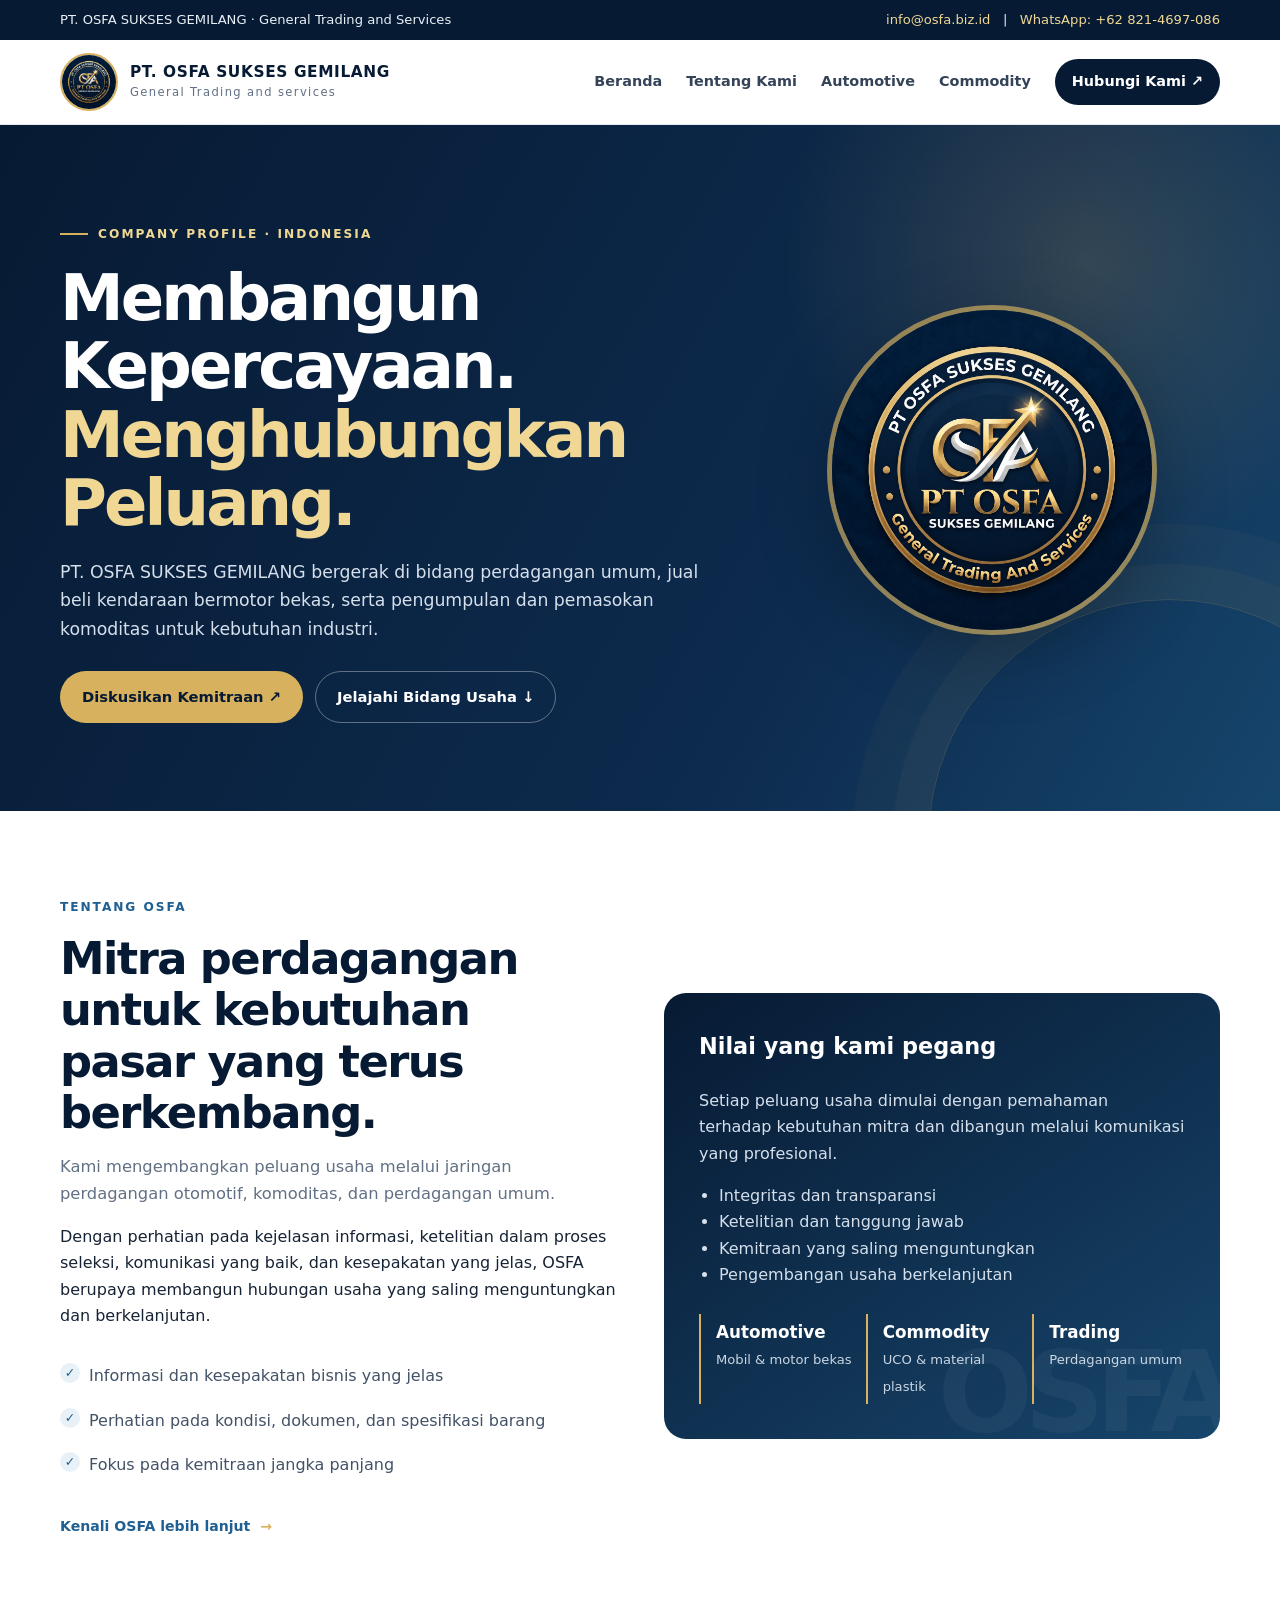
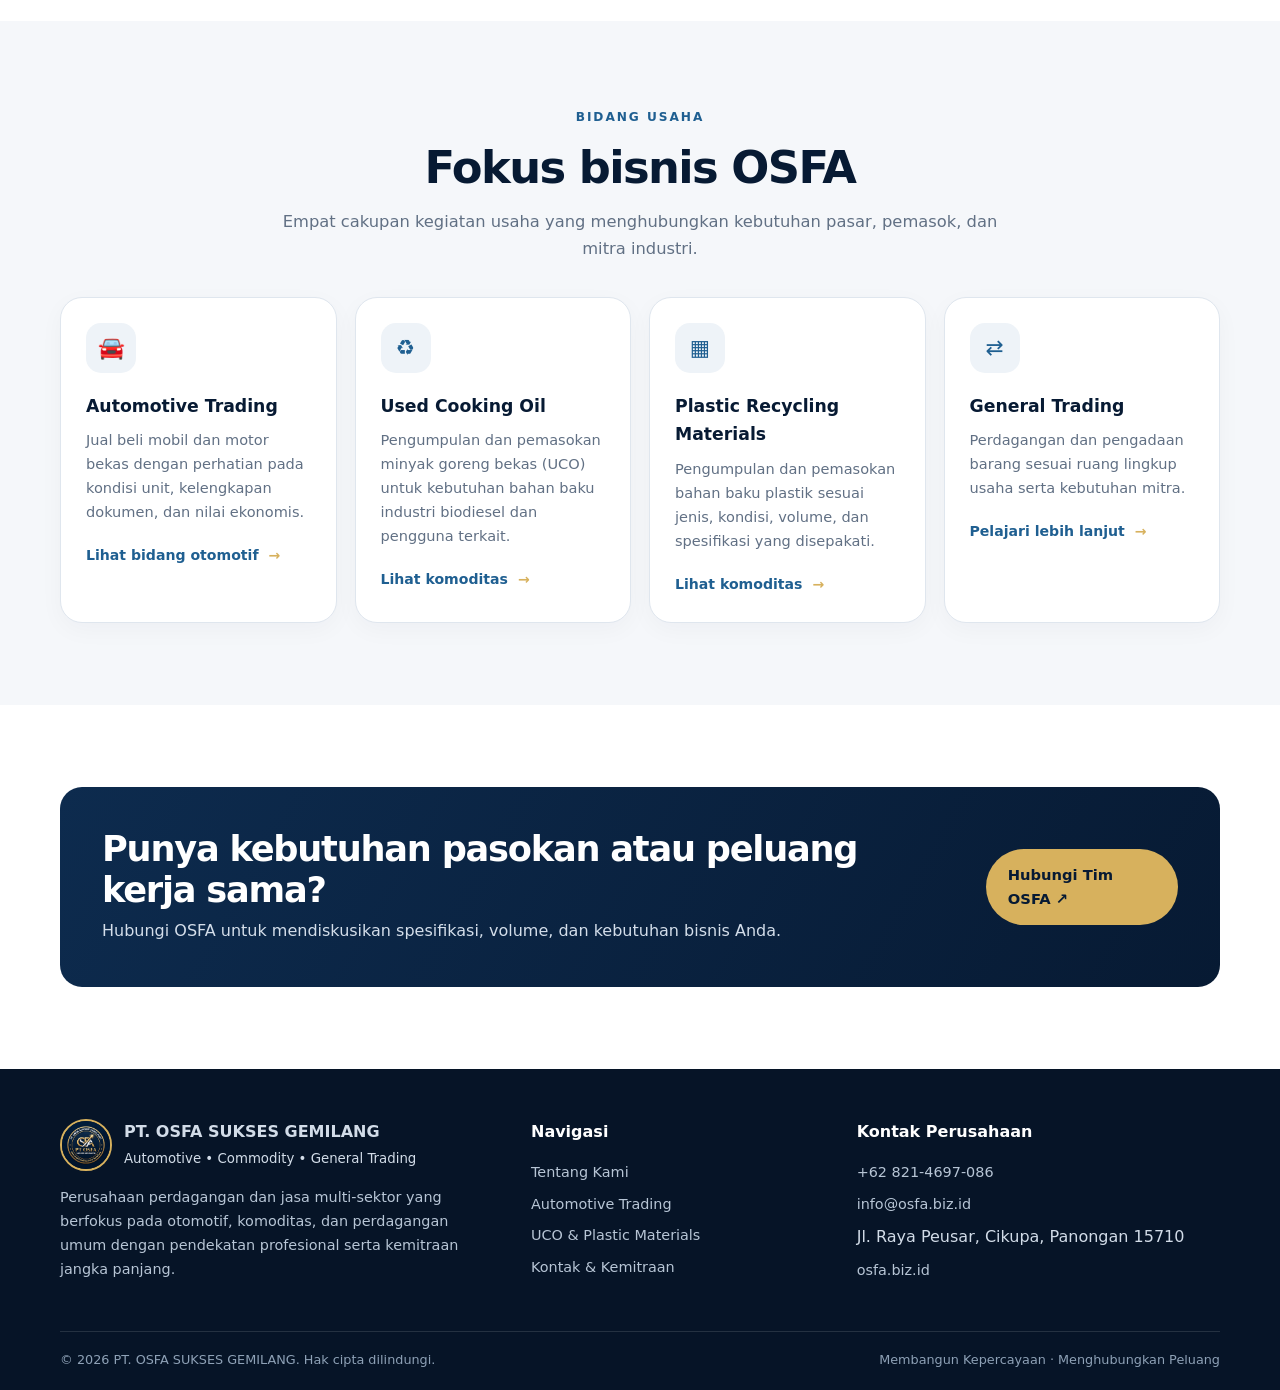
<file: index.html>
<!doctype html>
<html lang="id"><head><meta charset="utf-8"><meta name="viewport" content="width=device-width,initial-scale=1">
<title>PT. OSFA SUKSES GEMILANG | General Trading and Services</title><meta name="description" content="PT OSFA SUKSES GEMILANG bergerak di bidang perdagangan umum dan Jasa,jual beli kendaraan bekas, pemasokan used cooking oil (UCO),bahan baku plastik daur ulang (Flakes),Penyedia pasokan air bersih untuk industri non konsumsi,Serta penyedia tenaga kerja (Manpower)."><meta name="theme-color" content="#071a33">
<link rel="canonical" href="https://osfa.biz.id/index.html">
<link rel="stylesheet" href="styles.css"></head><body>
<div class="topbar"><div class="container"><span>PT. OSFA SUKSES GEMILANG · General Trading and Services</span><span><a href="mailto:info@osfa.biz.id">info@osfa.biz.id</a> &nbsp; | &nbsp; <a href="https://wa.me/628214697086" target="_blank" rel="noopener">WhatsApp: +62 821-4697-086</a></span></div></div>
<header class="site-header"><div class="container nav">
<a class="brand" href="index.html" aria-label="OSFA beranda"><img src="logo-osfa.png" alt="Logo PT OSFA Sukses Gemilang"><span class="brand-text"><strong>PT. OSFA SUKSES GEMILANG</strong><span>General Trading and services</span></span></a>
<button class="menu-toggle" aria-label="Buka menu" aria-expanded="false">☰</button>
<nav class="nav-links" aria-label="Navigasi utama">
<a href="index.html">Beranda</a><a href="about.html">Tentang Kami</a><a href="automotive.html">Automotive</a><a href="commodity.html">Commodity</a><a href="contact.html" class="nav-cta">Hubungi Kami ↗</a>
</nav></div></header>

<main>
<section class="hero"><div class="container hero-grid"><div><span class="eyebrow">Company Profile · Indonesia</span><h1>Membangun Kepercayaan.<br><em>Menghubungkan Peluang.</em></h1><p>PT. OSFA SUKSES GEMILANG bergerak di bidang perdagangan umum, jual beli kendaraan bermotor bekas, serta pengumpulan dan pemasokan komoditas untuk kebutuhan industri.</p><div class="hero-actions"><a class="btn btn-primary" href="https://wa.me/628214697086" target="_blank" rel="noopener">Diskusikan Kemitraan ↗</a><a class="btn btn-outline" href="#bidang-usaha">Jelajahi Bidang Usaha ↓</a></div></div><div class="hero-mark"><img src="logo-osfa.png" alt="Logo resmi PT OSFA Sukses Gemilang"></div></div></section>
<section class="section" id="tentang"><div class="container two-col"><div><span class="kicker">Tentang OSFA</span><h2>Mitra perdagangan untuk kebutuhan pasar yang terus berkembang.</h2><p class="lead">Kami mengembangkan peluang usaha melalui jaringan perdagangan otomotif, komoditas, dan perdagangan umum.</p><p>Dengan perhatian pada kejelasan informasi, ketelitian dalam proses seleksi, komunikasi yang baik, dan kesepakatan yang jelas, OSFA berupaya membangun hubungan usaha yang saling menguntungkan dan berkelanjutan.</p><ul class="check-list"><li>Informasi dan kesepakatan bisnis yang jelas</li><li>Perhatian pada kondisi, dokumen, dan spesifikasi barang</li><li>Fokus pada kemitraan jangka panjang</li></ul><a class="text-link" href="about.html">Kenali OSFA lebih lanjut <span>→</span></a></div><div class="feature-panel"><h3>Nilai yang kami pegang</h3><p>Setiap peluang usaha dimulai dengan pemahaman terhadap kebutuhan mitra dan dibangun melalui komunikasi yang profesional.</p><ul><li>Integritas dan transparansi</li><li>Ketelitian dan tanggung jawab</li><li>Kemitraan yang saling menguntungkan</li><li>Pengembangan usaha berkelanjutan</li></ul><div class="stats"><div class="stat"><strong>Automotive</strong><span>Mobil & motor bekas</span></div><div class="stat"><strong>Commodity</strong><span>UCO & material plastik</span></div><div class="stat"><strong>Trading</strong><span>Perdagangan umum</span></div></div></div></div></section>
<section class="section section-soft" id="bidang-usaha"><div class="container"><div class="section-head center"><span class="kicker">Bidang Usaha</span><h2>Fokus bisnis OSFA</h2><p>Empat cakupan kegiatan usaha yang menghubungkan kebutuhan pasar, pemasok, dan mitra industri.</p></div><div class="cards">
<article class="card"><div class="card-icon">🚘</div><h3>Automotive Trading</h3><p>Jual beli mobil dan motor bekas dengan perhatian pada kondisi unit, kelengkapan dokumen, dan nilai ekonomis.</p><a class="text-link" href="automotive.html">Lihat bidang otomotif <span>→</span></a></article>
<article class="card"><div class="card-icon">♻</div><h3>Used Cooking Oil</h3><p>Pengumpulan dan pemasokan minyak goreng bekas (UCO) untuk kebutuhan bahan baku industri biodiesel dan pengguna terkait.</p><a class="text-link" href="commodity.html">Lihat komoditas <span>→</span></a></article>
<article class="card"><div class="card-icon">▦</div><h3>Plastic Recycling Materials</h3><p>Pengumpulan dan pemasokan bahan baku plastik sesuai jenis, kondisi, volume, dan spesifikasi yang disepakati.</p><a class="text-link" href="commodity.html">Lihat komoditas <span>→</span></a></article>
<article class="card"><div class="card-icon">⇄</div><h3>General Trading</h3><p>Perdagangan dan pengadaan barang sesuai ruang lingkup usaha serta kebutuhan mitra.</p><a class="text-link" href="about.html#general-trading">Pelajari lebih lanjut <span>→</span></a></article>
</div></div></section>
<section class="section"><div class="container"><div class="cta-band"><div><h2>Punya kebutuhan pasokan atau peluang kerja sama?</h2><p>Hubungi OSFA untuk mendiskusikan spesifikasi, volume, dan kebutuhan bisnis Anda.</p></div><a class="btn btn-primary" href="contact.html">Hubungi Tim OSFA ↗</a></div></div></section>
</main>

<footer class="footer"><div class="container"><div class="footer-grid">
<div><div class="footer-brand"><img src="logo-osfa.png" alt=""><div><strong>PT. OSFA SUKSES GEMILANG</strong><br><small>Automotive • Commodity • General Trading</small></div></div><p>Perusahaan perdagangan dan jasa multi-sektor yang berfokus pada otomotif, komoditas, dan perdagangan umum dengan pendekatan profesional serta kemitraan jangka panjang.</p></div>
<div><h3>Navigasi</h3><div class="footer-links"><a href="about.html">Tentang Kami</a><a href="automotive.html">Automotive Trading</a><a href="commodity.html">UCO & Plastic Materials</a><a href="contact.html">Kontak & Kemitraan</a></div></div>
<div><h3>Kontak Perusahaan</h3><div class="footer-links"><a href="tel:+628214697086">+62 821-4697-086</a><a href="mailto:info@osfa.biz.id">info@osfa.biz.id</a><span>Jl. Raya Peusar, Cikupa, Panongan 15710</span><a href="https://osfa.biz.id">osfa.biz.id</a></div></div>
</div><div class="footer-bottom"><span>© <span data-year></span> PT. OSFA SUKSES GEMILANG. Hak cipta dilindungi.</span><span>Membangun Kepercayaan · Menghubungkan Peluang</span></div></div></footer>
<script src="script.js"></script>
</body></html>
</file>
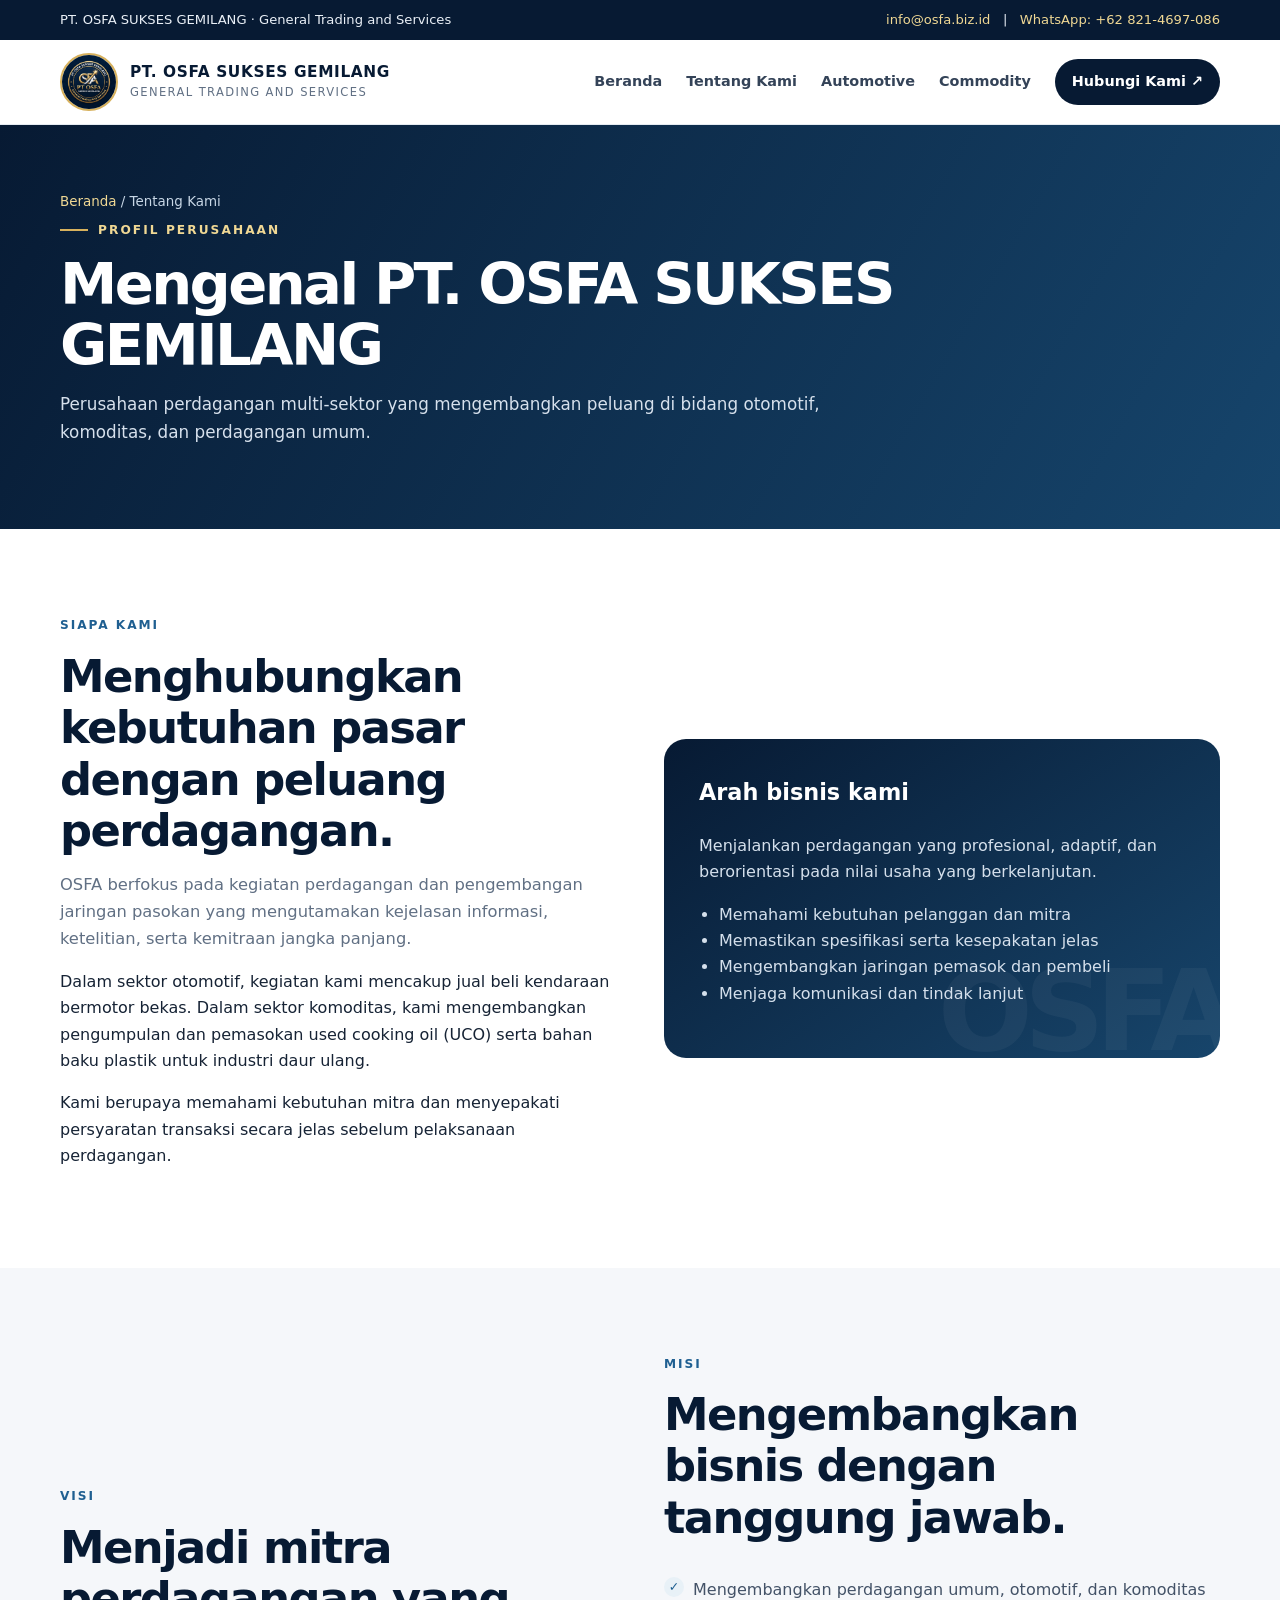
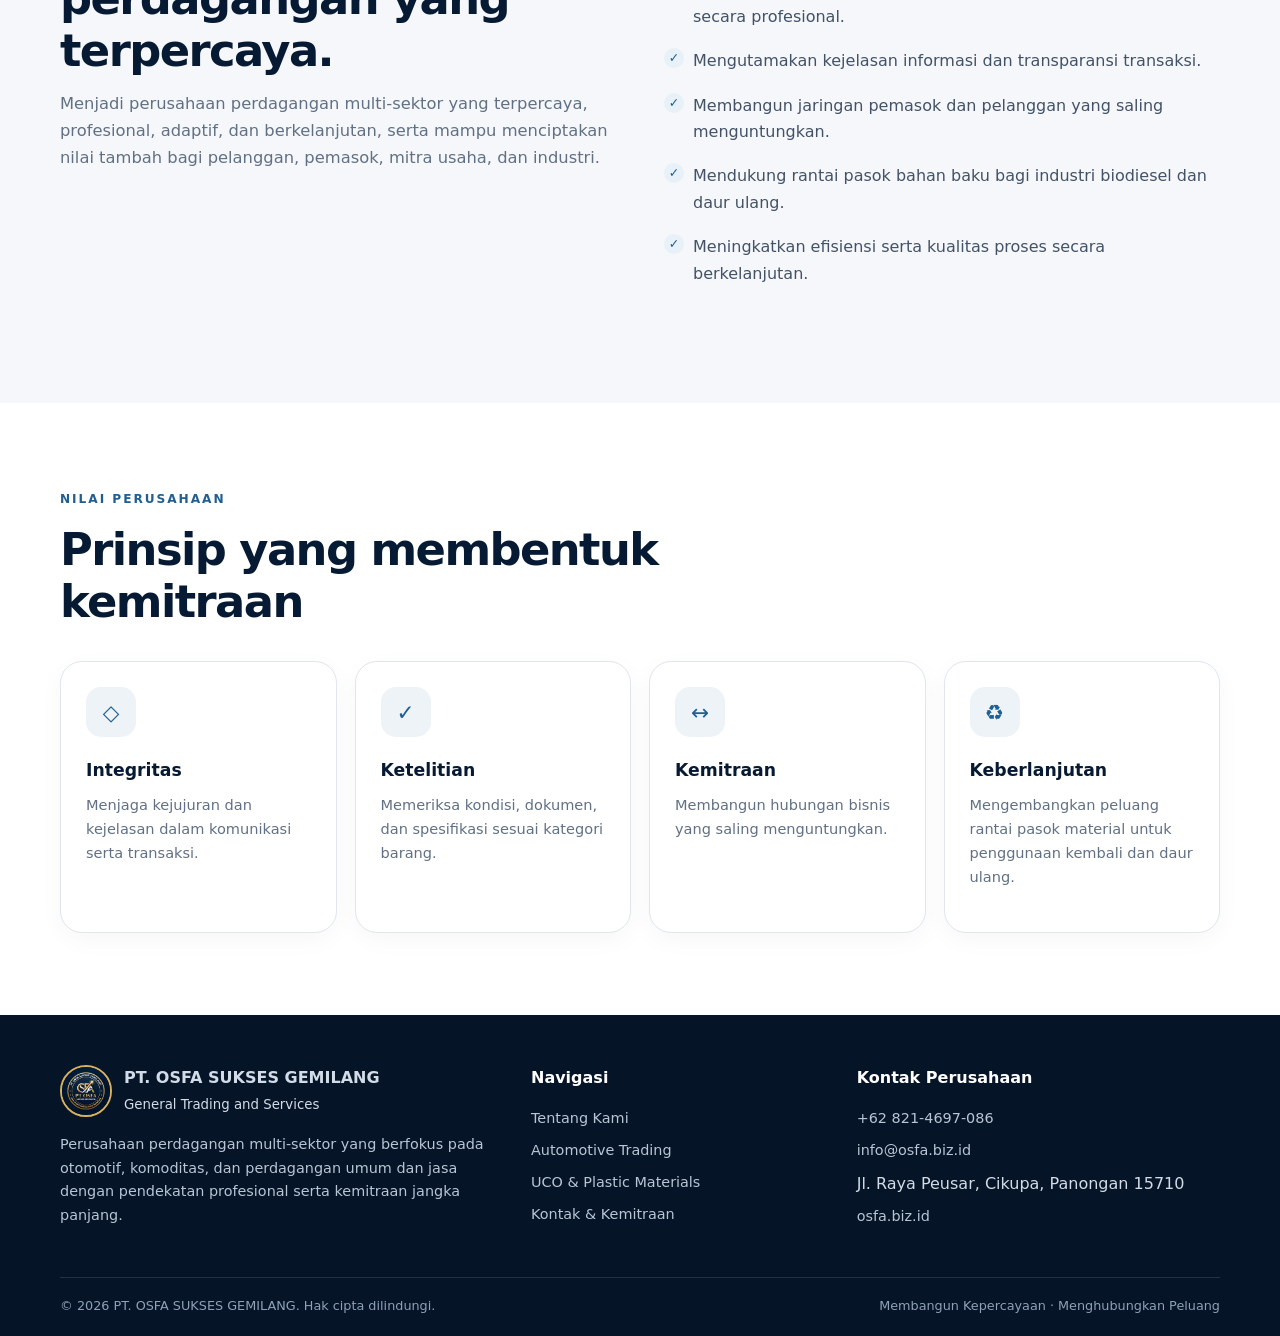
<file: about.html>
<!doctype html>
<html lang="id"><head><meta charset="utf-8"><meta name="viewport" content="width=device-width,initial-scale=1">
<title>Tentang Kami | PT. OSFA SUKSES GEMILANG</title><meta name="description" content="Profil, visi, misi, dan nilai PT OSFA SUKSES GEMILANG sebagai perusahaan perdagangan umum, otomotif, dan komoditas."><meta name="theme-color" content="#071a33">
<link rel="canonical" href="https://osfa.biz.id/tentang-kami.html">
<link rel="stylesheet" href="styles.css"></head><body>
<div class="topbar"><div class="container"><span>PT. OSFA SUKSES GEMILANG · General Trading and Services</span><span><a href="mailto:info@osfa.biz.id">info@osfa.biz.id</a> &nbsp; | &nbsp; <a href="https://wa.me/628214697086" target="_blank" rel="noopener">WhatsApp: +62 821-4697-086</a></span></div></div>
<header class="site-header"><div class="container nav">
<a class="brand" href="index.html" aria-label="OSFA beranda"><img src="logo-osfa.png" alt="Logo PT OSFA Sukses Gemilang"><span class="brand-text"><strong>PT. OSFA SUKSES GEMILANG</strong><span>GENERAL TRADING AND SERVICES</span></span></a>
<button class="menu-toggle" aria-label="Buka menu" aria-expanded="false">☰</button>
<nav class="nav-links" aria-label="Navigasi utama">
<a href="index.html">Beranda</a><a href="about.html">Tentang Kami</a><a href="automotive.html">Automotive</a><a href="commodity.html">Commodity</a><a href="contact.html" class="nav-cta">Hubungi Kami ↗</a>
</nav></div></header>

<main><section class="page-hero"><div class="container"><div class="breadcrumb"><a href="index.html">Beranda</a> / Tentang Kami</div><span class="eyebrow">Profil Perusahaan</span><h1>Mengenal PT. OSFA SUKSES GEMILANG</h1><p>Perusahaan perdagangan multi-sektor yang mengembangkan peluang di bidang otomotif, komoditas, dan perdagangan umum.</p></div></section>
<section class="section"><div class="container two-col"><div><span class="kicker">Siapa Kami</span><h2>Menghubungkan kebutuhan pasar dengan peluang perdagangan.</h2><p class="lead">OSFA berfokus pada kegiatan perdagangan dan pengembangan jaringan pasokan yang mengutamakan kejelasan informasi, ketelitian, serta kemitraan jangka panjang.</p><p>Dalam sektor otomotif, kegiatan kami mencakup jual beli kendaraan bermotor bekas. Dalam sektor komoditas, kami mengembangkan pengumpulan dan pemasokan used cooking oil (UCO) serta bahan baku plastik untuk industri daur ulang.</p><p>Kami berupaya memahami kebutuhan mitra dan menyepakati persyaratan transaksi secara jelas sebelum pelaksanaan perdagangan.</p></div><div class="feature-panel"><h3>Arah bisnis kami</h3><p>Menjalankan perdagangan yang profesional, adaptif, dan berorientasi pada nilai usaha yang berkelanjutan.</p><ul><li>Memahami kebutuhan pelanggan dan mitra</li><li>Memastikan spesifikasi serta kesepakatan jelas</li><li>Mengembangkan jaringan pemasok dan pembeli</li><li>Menjaga komunikasi dan tindak lanjut</li></ul></div></div></section>
<section class="section section-soft"><div class="container two-col"><div><span class="kicker">Visi</span><h2>Menjadi mitra perdagangan yang terpercaya.</h2><p class="lead">Menjadi perusahaan perdagangan multi-sektor yang terpercaya, profesional, adaptif, dan berkelanjutan, serta mampu menciptakan nilai tambah bagi pelanggan, pemasok, mitra usaha, dan industri.</p></div><div><span class="kicker">Misi</span><h2>Mengembangkan bisnis dengan tanggung jawab.</h2><ul class="check-list"><li>Mengembangkan perdagangan umum, otomotif, dan komoditas secara profesional.</li><li>Mengutamakan kejelasan informasi dan transparansi transaksi.</li><li>Membangun jaringan pemasok dan pelanggan yang saling menguntungkan.</li><li>Mendukung rantai pasok bahan baku bagi industri biodiesel dan daur ulang.</li><li>Meningkatkan efisiensi serta kualitas proses secara berkelanjutan.</li></ul></div></div></section>
<section class="section" id="general-trading"><div class="container"><div class="section-head"><span class="kicker">Nilai Perusahaan</span><h2>Prinsip yang membentuk kemitraan</h2></div><div class="cards"><article class="card"><div class="card-icon">◇</div><h3>Integritas</h3><p>Menjaga kejujuran dan kejelasan dalam komunikasi serta transaksi.</p></article><article class="card"><div class="card-icon">✓</div><h3>Ketelitian</h3><p>Memeriksa kondisi, dokumen, dan spesifikasi sesuai kategori barang.</p></article><article class="card"><div class="card-icon">↔</div><h3>Kemitraan</h3><p>Membangun hubungan bisnis yang saling menguntungkan.</p></article><article class="card"><div class="card-icon">♻</div><h3>Keberlanjutan</h3><p>Mengembangkan peluang rantai pasok material untuk penggunaan kembali dan daur ulang.</p></article></div></div></section>
</main>

<footer class="footer"><div class="container"><div class="footer-grid">
<div><div class="footer-brand"><img src="logo-osfa.png" alt=""><div><strong>PT. OSFA SUKSES GEMILANG</strong><br><small>General Trading and Services</small></div></div><p>Perusahaan perdagangan multi-sektor yang berfokus pada otomotif, komoditas, dan perdagangan umum dan jasa dengan pendekatan profesional serta kemitraan jangka panjang.</p></div>
<div><h3>Navigasi</h3><div class="footer-links"><a href="about.html">Tentang Kami</a><a href="automotive.html">Automotive Trading</a><a href="commodity.html">UCO & Plastic Materials</a><a href="contact.html">Kontak & Kemitraan</a></div></div>
<div><h3>Kontak Perusahaan</h3><div class="footer-links"><a href="tel:+628214697086">+62 821-4697-086</a><a href="mailto:info@osfa.biz.id">info@osfa.biz.id</a><span>Jl. Raya Peusar, Cikupa, Panongan 15710</span><a href="https://osfa.biz.id">osfa.biz.id</a></div></div>
</div><div class="footer-bottom"><span>© <span data-year></span> PT. OSFA SUKSES GEMILANG. Hak cipta dilindungi.</span><span>Membangun Kepercayaan · Menghubungkan Peluang</span></div></div></footer>
<script src="script.js"></script>
</body></html>
</file>
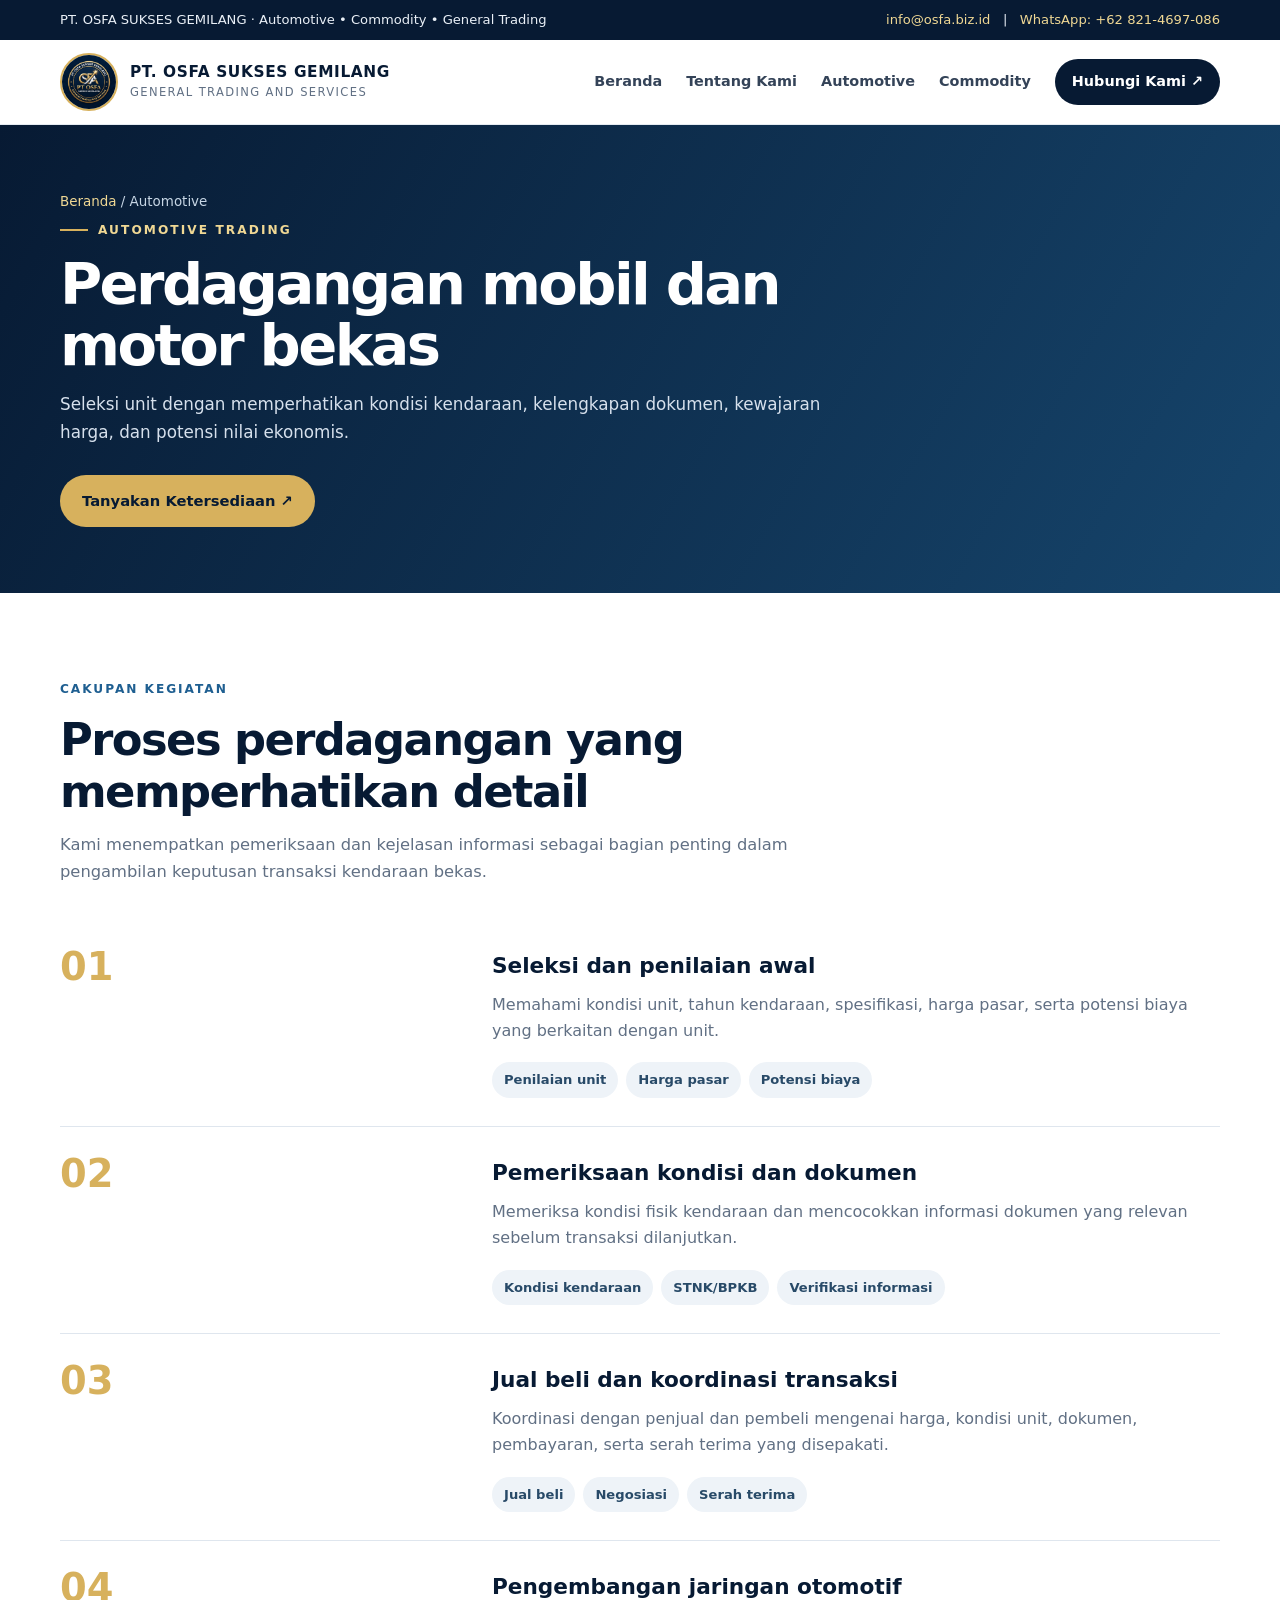
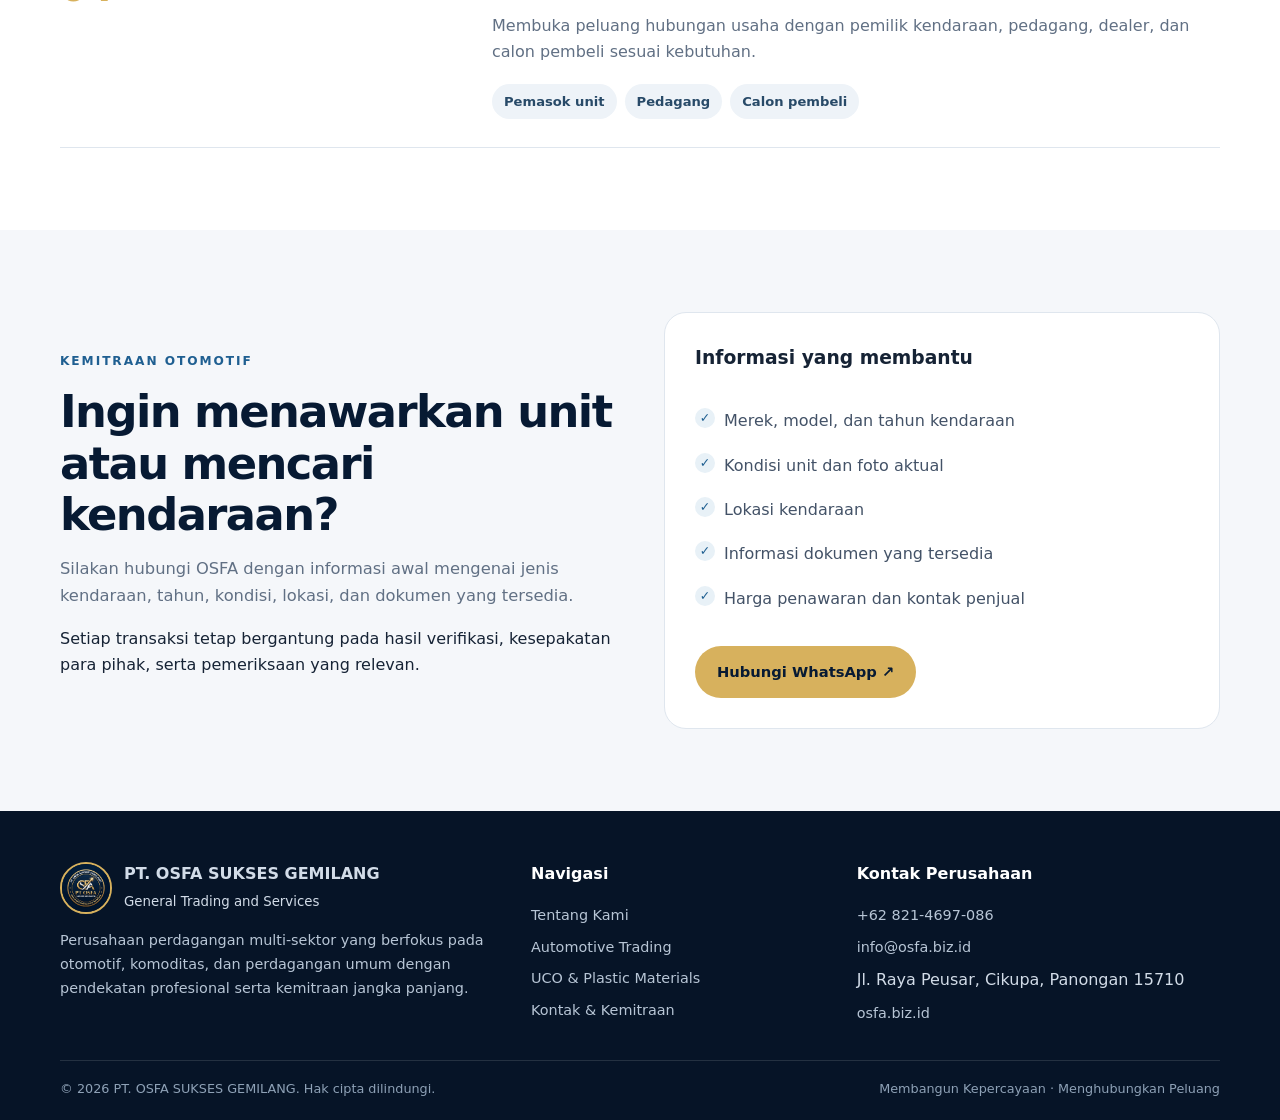
<file: automotive.html>
<!doctype html>
<html lang="id"><head><meta charset="utf-8"><meta name="viewport" content="width=device-width,initial-scale=1">
<title>Automotive Trading | PT. OSFA SUKSES GEMILANG</title><meta name="description" content="Jual beli mobil dan motor bekas PT OSFA SUKSES GEMILANG dengan perhatian pada kondisi kendaraan, dokumen, dan nilai ekonomis."><meta name="theme-color" content="#071a33">
<link rel="canonical" href="https://osfa.biz.id/automotive-trading.html">
<link rel="stylesheet" href="styles.css"></head><body>
<div class="topbar"><div class="container"><span>PT. OSFA SUKSES GEMILANG · Automotive • Commodity • General Trading</span><span><a href="mailto:info@osfa.biz.id">info@osfa.biz.id</a> &nbsp; | &nbsp; <a href="https://wa.me/628214697086" target="_blank" rel="noopener">WhatsApp: +62 821-4697-086</a></span></div></div>
<header class="site-header"><div class="container nav">
<a class="brand" href="index.html" aria-label="OSFA beranda"><img src="logo-osfa.png" alt="Logo PT OSFA Sukses Gemilang"><span class="brand-text"><strong>PT. OSFA SUKSES GEMILANG</strong><span>GENERAL TRADING AND SERVICES</span></span></a>
<button class="menu-toggle" aria-label="Buka menu" aria-expanded="false">☰</button>
<nav class="nav-links" aria-label="Navigasi utama">
<a href="index.html">Beranda</a><a href="about.html">Tentang Kami</a><a href="automotive.html">Automotive</a><a href="commodity.html">Commodity</a><a href="contact.html" class="nav-cta">Hubungi Kami ↗</a>
</nav></div></header>

<main><section class="page-hero"><div class="container"><div class="breadcrumb"><a href="index.html">Beranda</a> / Automotive</div><span class="eyebrow">Automotive Trading</span><h1>Perdagangan mobil dan motor bekas</h1><p>Seleksi unit dengan memperhatikan kondisi kendaraan, kelengkapan dokumen, kewajaran harga, dan potensi nilai ekonomis.</p><div class="hero-actions"><a class="btn btn-primary" href="https://wa.me/628214697086?text=Halo%20OSFA%2C%20saya%20ingin%20bertanya%20tentang%20perdagangan%20kendaraan%20bekas." target="_blank" rel="noopener">Tanyakan Ketersediaan ↗</a></div></div></section>
<section class="section"><div class="container"><div class="section-head"><span class="kicker">Cakupan Kegiatan</span><h2>Proses perdagangan yang memperhatikan detail</h2><p>Kami menempatkan pemeriksaan dan kejelasan informasi sebagai bagian penting dalam pengambilan keputusan transaksi kendaraan bekas.</p></div>
<div class="service-row"><div class="service-num">01</div><div><h3>Seleksi dan penilaian awal</h3><p>Memahami kondisi unit, tahun kendaraan, spesifikasi, harga pasar, serta potensi biaya yang berkaitan dengan unit.</p><div class="pill-list"><span class="pill">Penilaian unit</span><span class="pill">Harga pasar</span><span class="pill">Potensi biaya</span></div></div></div>
<div class="service-row"><div class="service-num">02</div><div><h3>Pemeriksaan kondisi dan dokumen</h3><p>Memeriksa kondisi fisik kendaraan dan mencocokkan informasi dokumen yang relevan sebelum transaksi dilanjutkan.</p><div class="pill-list"><span class="pill">Kondisi kendaraan</span><span class="pill">STNK/BPKB</span><span class="pill">Verifikasi informasi</span></div></div></div>
<div class="service-row"><div class="service-num">03</div><div><h3>Jual beli dan koordinasi transaksi</h3><p>Koordinasi dengan penjual dan pembeli mengenai harga, kondisi unit, dokumen, pembayaran, serta serah terima yang disepakati.</p><div class="pill-list"><span class="pill">Jual beli</span><span class="pill">Negosiasi</span><span class="pill">Serah terima</span></div></div></div>
<div class="service-row"><div class="service-num">04</div><div><h3>Pengembangan jaringan otomotif</h3><p>Membuka peluang hubungan usaha dengan pemilik kendaraan, pedagang, dealer, dan calon pembeli sesuai kebutuhan.</p><div class="pill-list"><span class="pill">Pemasok unit</span><span class="pill">Pedagang</span><span class="pill">Calon pembeli</span></div></div></div>
</div></section>
<section class="section section-soft"><div class="container two-col"><div><span class="kicker">Kemitraan Otomotif</span><h2>Ingin menawarkan unit atau mencari kendaraan?</h2><p class="lead">Silakan hubungi OSFA dengan informasi awal mengenai jenis kendaraan, tahun, kondisi, lokasi, dan dokumen yang tersedia.</p><p>Setiap transaksi tetap bergantung pada hasil verifikasi, kesepakatan para pihak, serta pemeriksaan yang relevan.</p></div><div class="contact-card"><h3>Informasi yang membantu</h3><ul class="check-list"><li>Merek, model, dan tahun kendaraan</li><li>Kondisi unit dan foto aktual</li><li>Lokasi kendaraan</li><li>Informasi dokumen yang tersedia</li><li>Harga penawaran dan kontak penjual</li></ul><a class="btn btn-primary" href="https://wa.me/628214697086" target="_blank" rel="noopener">Hubungi WhatsApp ↗</a></div></div></section></main>

<footer class="footer"><div class="container"><div class="footer-grid">
<div><div class="footer-brand"><img src="logo-osfa.png" alt=""><div><strong>PT. OSFA SUKSES GEMILANG</strong><br><small>General Trading and Services</small></div></div><p>Perusahaan perdagangan multi-sektor yang berfokus pada otomotif, komoditas, dan perdagangan umum dengan pendekatan profesional serta kemitraan jangka panjang.</p></div>
<div><h3>Navigasi</h3><div class="footer-links"><a href="about.html">Tentang Kami</a><a href="automotive.html">Automotive Trading</a><a href="commodity.html">UCO & Plastic Materials</a><a href="contact.html">Kontak & Kemitraan</a></div></div>
<div><h3>Kontak Perusahaan</h3><div class="footer-links"><a href="tel:+628214697086">+62 821-4697-086</a><a href="mailto:info@osfa.biz.id">info@osfa.biz.id</a><span>Jl. Raya Peusar, Cikupa, Panongan 15710</span><a href="https://osfa.biz.id">osfa.biz.id</a></div></div>
</div><div class="footer-bottom"><span>© <span data-year></span> PT. OSFA SUKSES GEMILANG. Hak cipta dilindungi.</span><span>Membangun Kepercayaan · Menghubungkan Peluang</span></div></div></footer>
<script src="script.js"></script>
</body></html>
</file>
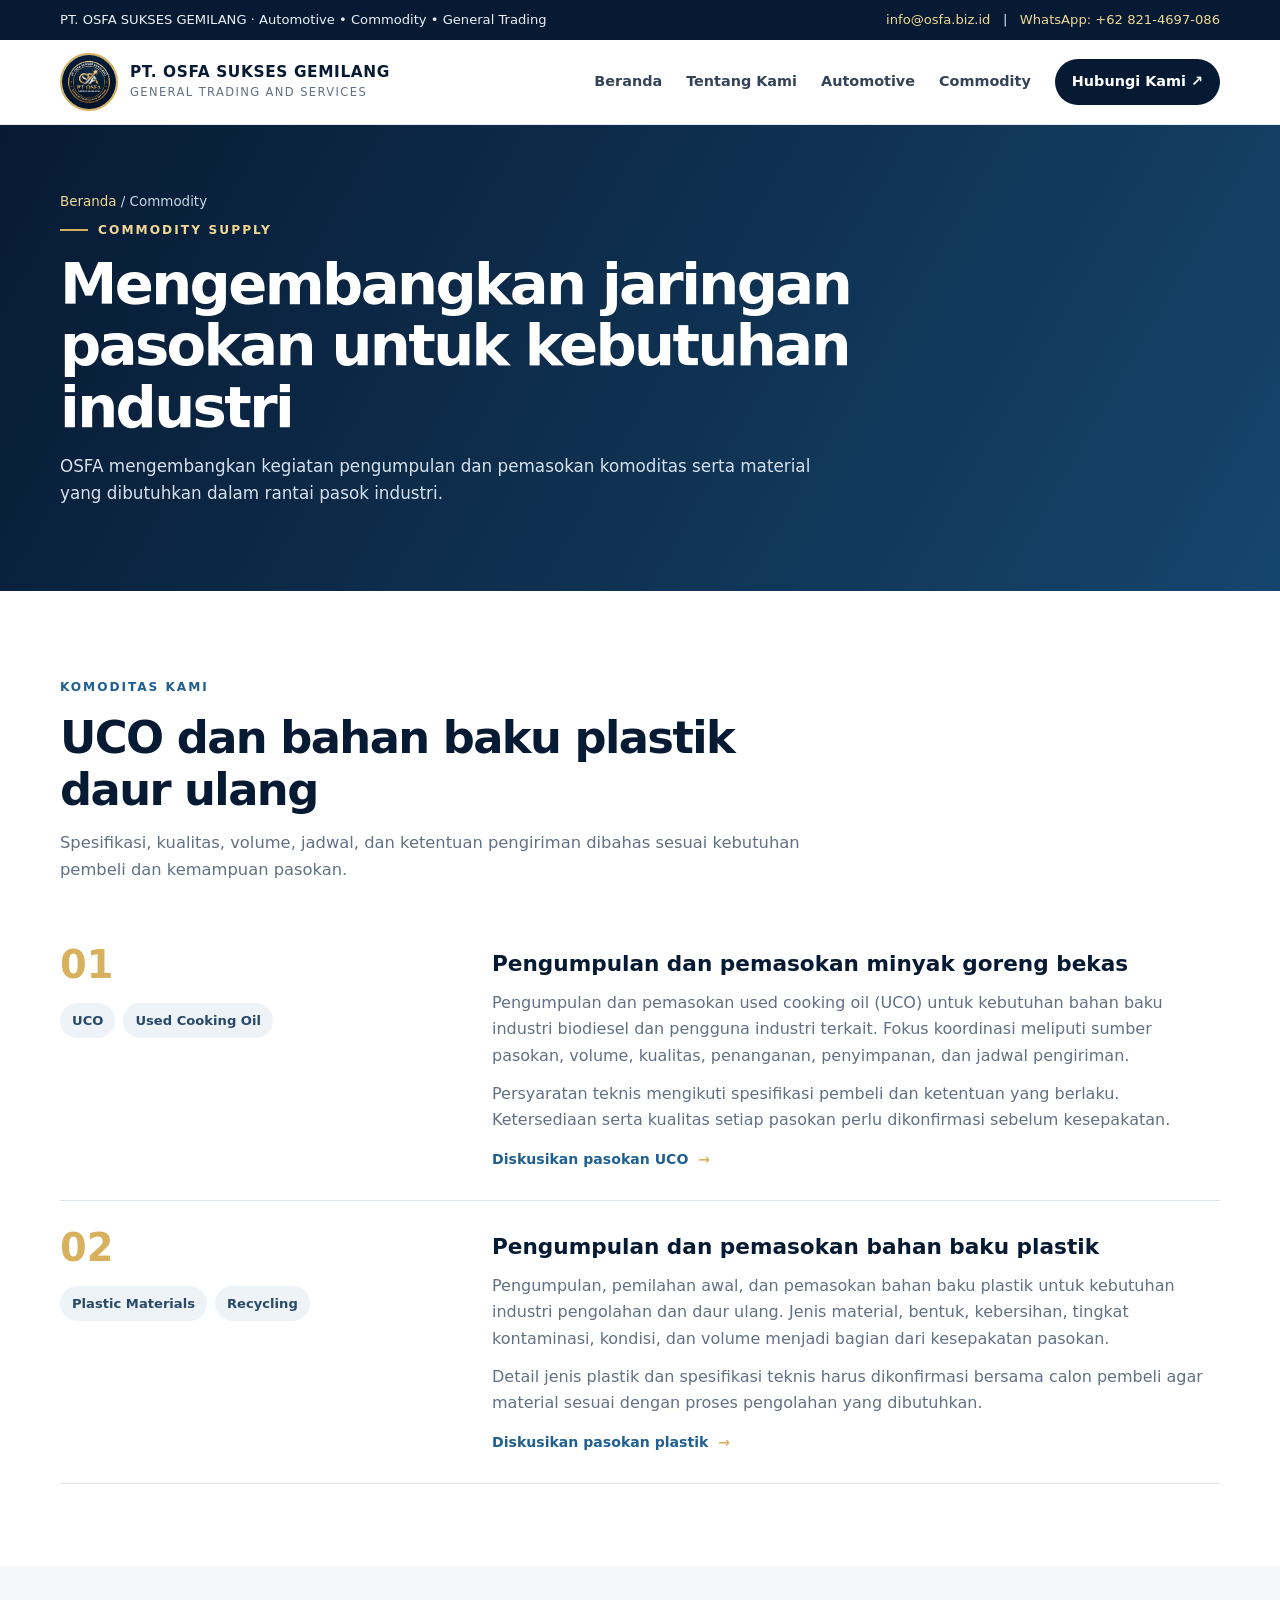
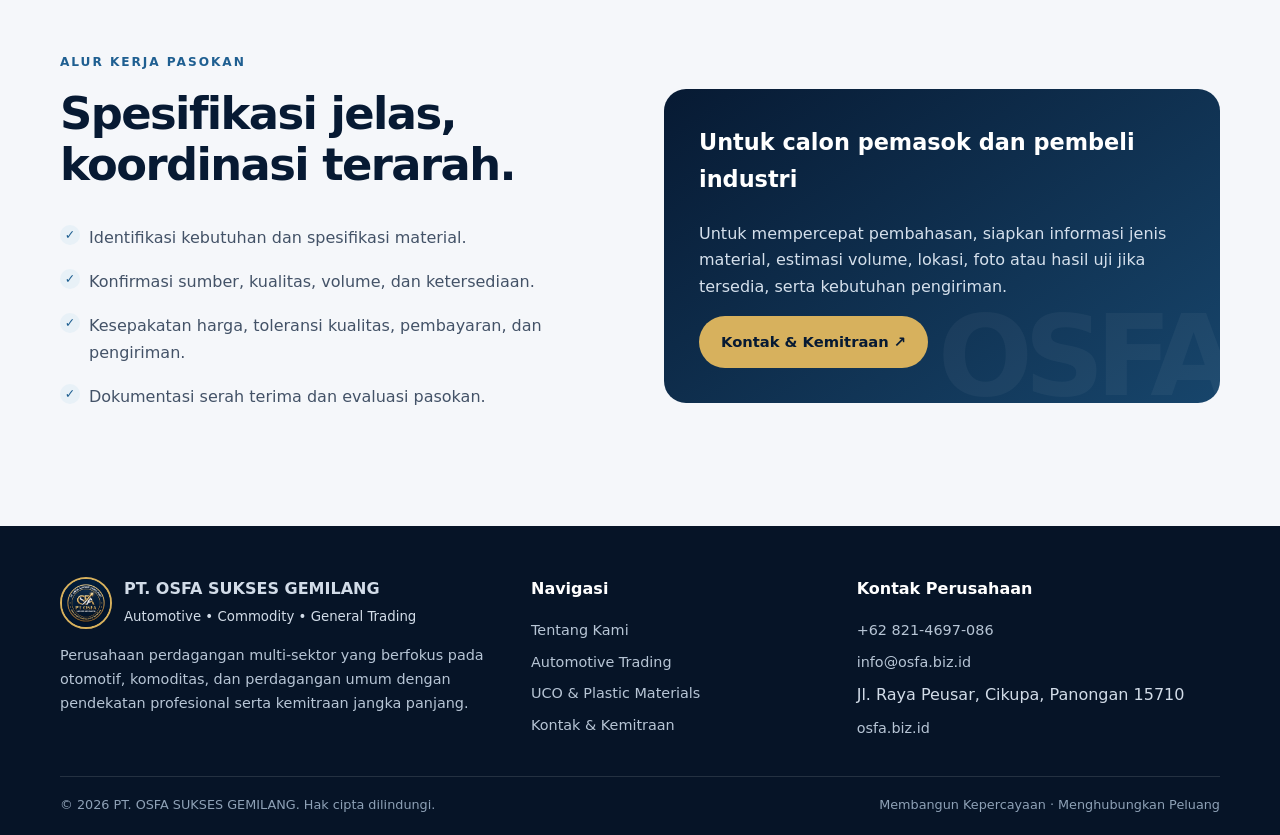
<file: commodity.html>
<!doctype html>
<html lang="id"><head><meta charset="utf-8"><meta name="viewport" content="width=device-width,initial-scale=1">
<title>Commodity Supply | UCO & Plastic Recycling | OSFA</title><meta name="description" content="Pengumpulan dan pemasokan used cooking oil (UCO) untuk kebutuhan industri biodiesel serta bahan baku plastik bagi industri daur ulang."><meta name="theme-color" content="#071a33">
<link rel="canonical" href="https://osfa.biz.id/commodity-supply.html">
<link rel="stylesheet" href="styles.css"></head><body>
<div class="topbar"><div class="container"><span>PT. OSFA SUKSES GEMILANG · Automotive • Commodity • General Trading</span><span><a href="mailto:info@osfa.biz.id">info@osfa.biz.id</a> &nbsp; | &nbsp; <a href="https://wa.me/628214697086" target="_blank" rel="noopener">WhatsApp: +62 821-4697-086</a></span></div></div>
<header class="site-header"><div class="container nav">
<a class="brand" href="index.html" aria-label="OSFA beranda"><img src="logo-osfa.png" alt="Logo PT OSFA Sukses Gemilang"><span class="brand-text"><strong>PT. OSFA SUKSES GEMILANG</strong><span>GENERAL TRADING AND SERVICES</span></span></a>
<button class="menu-toggle" aria-label="Buka menu" aria-expanded="false">☰</button>
<nav class="nav-links" aria-label="Navigasi utama">
<a href="index.html">Beranda</a><a href="about.html">Tentang Kami</a><a href="automotive.html">Automotive</a><a href="commodity.html">Commodity</a><a href="contact.html" class="nav-cta">Hubungi Kami ↗</a>
</nav></div></header>

<main><section class="page-hero"><div class="container"><div class="breadcrumb"><a href="index.html">Beranda</a> / Commodity</div><span class="eyebrow">Commodity Supply</span><h1>Mengembangkan jaringan pasokan untuk kebutuhan industri</h1><p>OSFA mengembangkan kegiatan pengumpulan dan pemasokan komoditas serta material yang dibutuhkan dalam rantai pasok industri.</p></div></section>
<section class="section"><div class="container"><div class="section-head"><span class="kicker">Komoditas Kami</span><h2>UCO dan bahan baku plastik daur ulang</h2><p>Spesifikasi, kualitas, volume, jadwal, dan ketentuan pengiriman dibahas sesuai kebutuhan pembeli dan kemampuan pasokan.</p></div>
<div class="service-row"><div><div class="service-num">01</div><div class="pill-list"><span class="pill">UCO</span><span class="pill">Used Cooking Oil</span></div></div><div><h3>Pengumpulan dan pemasokan minyak goreng bekas</h3><p>Pengumpulan dan pemasokan used cooking oil (UCO) untuk kebutuhan bahan baku industri biodiesel dan pengguna industri terkait. Fokus koordinasi meliputi sumber pasokan, volume, kualitas, penanganan, penyimpanan, dan jadwal pengiriman.</p><p>Persyaratan teknis mengikuti spesifikasi pembeli dan ketentuan yang berlaku. Ketersediaan serta kualitas setiap pasokan perlu dikonfirmasi sebelum kesepakatan.</p><a class="text-link" href="https://wa.me/628214697086?text=Halo%20OSFA%2C%20saya%20ingin%20mendiskusikan%20pasokan%20UCO." target="_blank" rel="noopener">Diskusikan pasokan UCO <span>→</span></a></div></div>
<div class="service-row"><div><div class="service-num">02</div><div class="pill-list"><span class="pill">Plastic Materials</span><span class="pill">Recycling</span></div></div><div><h3>Pengumpulan dan pemasokan bahan baku plastik</h3><p>Pengumpulan, pemilahan awal, dan pemasokan bahan baku plastik untuk kebutuhan industri pengolahan dan daur ulang. Jenis material, bentuk, kebersihan, tingkat kontaminasi, kondisi, dan volume menjadi bagian dari kesepakatan pasokan.</p><p>Detail jenis plastik dan spesifikasi teknis harus dikonfirmasi bersama calon pembeli agar material sesuai dengan proses pengolahan yang dibutuhkan.</p><a class="text-link" href="https://wa.me/628214697086?text=Halo%20OSFA%2C%20saya%20ingin%20mendiskusikan%20pasokan%20bahan%20baku%20plastik." target="_blank" rel="noopener">Diskusikan pasokan plastik <span>→</span></a></div></div>
</div></section>
<section class="section section-soft"><div class="container two-col"><div><span class="kicker">Alur Kerja Pasokan</span><h2>Spesifikasi jelas, koordinasi terarah.</h2><ul class="check-list"><li>Identifikasi kebutuhan dan spesifikasi material.</li><li>Konfirmasi sumber, kualitas, volume, dan ketersediaan.</li><li>Kesepakatan harga, toleransi kualitas, pembayaran, dan pengiriman.</li><li>Dokumentasi serah terima dan evaluasi pasokan.</li></ul></div><div class="feature-panel"><h3>Untuk calon pemasok dan pembeli industri</h3><p>Untuk mempercepat pembahasan, siapkan informasi jenis material, estimasi volume, lokasi, foto atau hasil uji jika tersedia, serta kebutuhan pengiriman.</p><a class="btn btn-primary" href="contact.html">Kontak & Kemitraan ↗</a></div></div></section></main>

<footer class="footer"><div class="container"><div class="footer-grid">
<div><div class="footer-brand"><img src="logo-osfa.png" alt=""><div><strong>PT. OSFA SUKSES GEMILANG</strong><br><small>Automotive • Commodity • General Trading</small></div></div><p>Perusahaan perdagangan multi-sektor yang berfokus pada otomotif, komoditas, dan perdagangan umum dengan pendekatan profesional serta kemitraan jangka panjang.</p></div>
<div><h3>Navigasi</h3><div class="footer-links"><a href="about.html">Tentang Kami</a><a href="automotive.html">Automotive Trading</a><a href="commodity.html">UCO & Plastic Materials</a><a href="contact.html">Kontak & Kemitraan</a></div></div>
<div><h3>Kontak Perusahaan</h3><div class="footer-links"><a href="tel:+628214697086">+62 821-4697-086</a><a href="mailto:info@osfa.biz.id">info@osfa.biz.id</a><span>Jl. Raya Peusar, Cikupa, Panongan 15710</span><a href="https://osfa.biz.id">osfa.biz.id</a></div></div>
</div><div class="footer-bottom"><span>© <span data-year></span> PT. OSFA SUKSES GEMILANG. Hak cipta dilindungi.</span><span>Membangun Kepercayaan · Menghubungkan Peluang</span></div></div></footer>
<script src="script.js"></script>
</body></html>
</file>
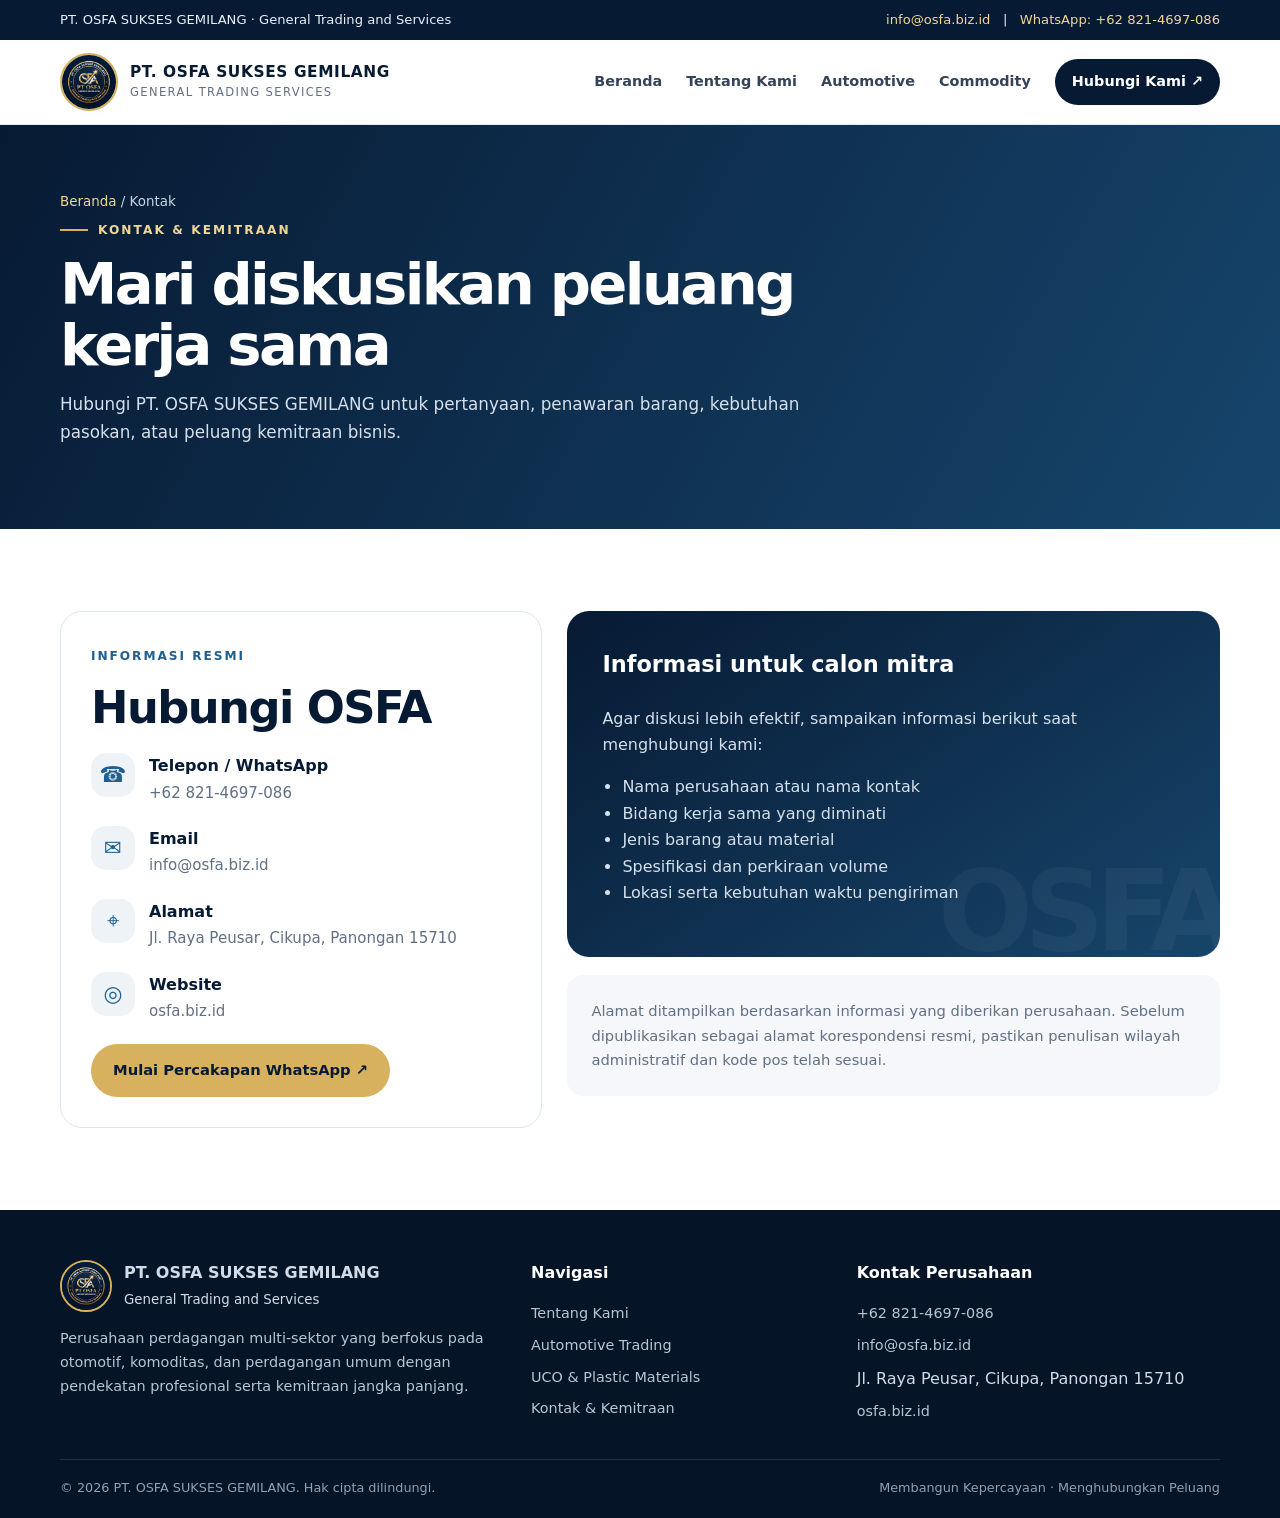
<file: contact.html>
<!doctype html>
<html lang="id"><head><meta charset="utf-8"><meta name="viewport" content="width=device-width,initial-scale=1">
<title>Kontak & Kemitraan | PT. OSFA SUKSES GEMILANG</title><meta name="description" content="Hubungi PT OSFA SUKSES GEMILANG untuk peluang kerja sama perdagangan umum, otomotif, UCO, dan bahan baku plastik daur ulang."><meta name="theme-color" content="#071a33">
<link rel="canonical" href="https://osfa.biz.id/kontak-&-kemitraan.html">
<link rel="stylesheet" href="styles.css"></head><body>
<div class="topbar"><div class="container"><span>PT. OSFA SUKSES GEMILANG · General Trading and Services</span><span><a href="mailto:info@osfa.biz.id">info@osfa.biz.id</a> &nbsp; | &nbsp; <a href="https://wa.me/628214697086" target="_blank" rel="noopener">WhatsApp: +62 821-4697-086</a></span></div></div>
<header class="site-header"><div class="container nav">
<a class="brand" href="index.html" aria-label="OSFA beranda"><img src="logo-osfa.png" alt="Logo PT OSFA Sukses Gemilang"><span class="brand-text"><strong>PT. OSFA SUKSES GEMILANG</strong><span>GENERAL TRADING SERVICES</span></span></a>
<button class="menu-toggle" aria-label="Buka menu" aria-expanded="false">☰</button>
<nav class="nav-links" aria-label="Navigasi utama">
<a href="index.html">Beranda</a><a href="about.html">Tentang Kami</a><a href="automotive.html">Automotive</a><a href="commodity.html">Commodity</a><a href="contact.html" class="nav-cta">Hubungi Kami ↗</a>
</nav></div></header>

<main><section class="page-hero"><div class="container"><div class="breadcrumb"><a href="index.html">Beranda</a> / Kontak</div><span class="eyebrow">Kontak & Kemitraan</span><h1>Mari diskusikan peluang kerja sama</h1><p>Hubungi PT. OSFA SUKSES GEMILANG untuk pertanyaan, penawaran barang, kebutuhan pasokan, atau peluang kemitraan bisnis.</p></div></section>
<section class="section"><div class="container contact-grid"><div class="contact-card"><span class="kicker">Informasi Resmi</span><h2>Hubungi OSFA</h2>
<div class="contact-item"><div class="card-icon">☎</div><div><strong>Telepon / WhatsApp</strong><a href="https://wa.me/628214697086" target="_blank" rel="noopener">+62 821-4697-086</a></div></div>
<div class="contact-item"><div class="card-icon">✉</div><div><strong>Email</strong><a href="mailto:info@osfa.biz.id">info@osfa.biz.id</a></div></div>
<div class="contact-item"><div class="card-icon">⌖</div><div><strong>Alamat</strong><span>Jl. Raya Peusar, Cikupa, Panongan 15710</span></div></div>
<div class="contact-item"><div class="card-icon">◎</div><div><strong>Website</strong><a href="https://osfa.biz.id">osfa.biz.id</a></div></div>
<a class="btn btn-primary" href="https://wa.me/628214697086?text=Halo%20PT%20OSFA%20SUKSES%20GEMILANG%2C%20saya%20ingin%20menjajaki%20peluang%20kerja%20sama." target="_blank" rel="noopener">Mulai Percakapan WhatsApp ↗</a>
</div><div><div class="feature-panel"><h3>Informasi untuk calon mitra</h3><p>Agar diskusi lebih efektif, sampaikan informasi berikut saat menghubungi kami:</p><ul><li>Nama perusahaan atau nama kontak</li><li>Bidang kerja sama yang diminati</li><li>Jenis barang atau material</li><li>Spesifikasi dan perkiraan volume</li><li>Lokasi serta kebutuhan waktu pengiriman</li></ul></div><div class="contact-note" style="margin-top:18px">Alamat ditampilkan berdasarkan informasi yang diberikan perusahaan. Sebelum dipublikasikan sebagai alamat korespondensi resmi, pastikan penulisan wilayah administratif dan kode pos telah sesuai.</div></div></div></section></main>

<footer class="footer"><div class="container"><div class="footer-grid">
<div><div class="footer-brand"><img src="logo-osfa.png" alt=""><div><strong>PT. OSFA SUKSES GEMILANG</strong><br><small>General Trading and Services</small></div></div><p>Perusahaan perdagangan multi-sektor yang berfokus pada otomotif, komoditas, dan perdagangan umum dengan pendekatan profesional serta kemitraan jangka panjang.</p></div>
<div><h3>Navigasi</h3><div class="footer-links"><a href="about.html">Tentang Kami</a><a href="automotive.html">Automotive Trading</a><a href="commodity.html">UCO & Plastic Materials</a><a href="contact.html">Kontak & Kemitraan</a></div></div>
<div><h3>Kontak Perusahaan</h3><div class="footer-links"><a href="tel:+628214697086">+62 821-4697-086</a><a href="mailto:info@osfa.biz.id">info@osfa.biz.id</a><span>Jl. Raya Peusar, Cikupa, Panongan 15710</span><a href="https://osfa.biz.id">osfa.biz.id</a></div></div>
</div><div class="footer-bottom"><span>© <span data-year></span> PT. OSFA SUKSES GEMILANG. Hak cipta dilindungi.</span><span>Membangun Kepercayaan · Menghubungkan Peluang</span></div></div></footer>
<script src="script.js"></script>
</body></html>
</file>
<file: styles.css>
:root{--navy:#071a33;--navy2:#0d2b4e;--blue:#1f5f91;--gold:#d7b15d;--gold2:#f0d894;--ink:#162335;--muted:#617084;--paper:#f5f7fa;--white:#fff;--line:#dfe6ee;--radius:22px;--shadow:0 18px 50px rgba(7,26,51,.10)}
*{box-sizing:border-box}html{scroll-behavior:smooth;scroll-padding-top:100px}body{margin:0;font-family:Inter,ui-sans-serif,system-ui,-apple-system,BlinkMacSystemFont,"Segoe UI",sans-serif;color:var(--ink);line-height:1.65;background:#fff}a{color:inherit;text-decoration:none}img{max-width:100%;display:block}.container{width:min(1160px,calc(100% - 40px));margin:auto}.topbar{background:var(--navy);color:#eaf0f7;font-size:.82rem}.topbar .container{display:flex;justify-content:space-between;gap:15px;padding:9px 0;flex-wrap:wrap}.topbar a{color:var(--gold2)}.site-header{position:sticky;top:0;z-index:50;background:rgba(255,255,255,.94);backdrop-filter:blur(14px);border-bottom:1px solid rgba(223,230,238,.8)}.nav{display:flex;align-items:center;justify-content:space-between;gap:24px;min-height:84px}.brand{display:flex;align-items:center;gap:12px;min-width:0}.brand img{width:58px;height:58px;object-fit:cover;border-radius:50%;border:2px solid var(--gold)}.brand-text{line-height:1.2}.brand-text strong{display:block;font-size:.96rem;letter-spacing:.04em;color:var(--navy)}.brand-text span{display:block;font-size:.72rem;letter-spacing:.12em;color:var(--muted);margin-top:5px}.nav-links{display:flex;align-items:center;gap:24px;font-size:.9rem;font-weight:650}.nav-links a{color:#344358}.nav-links a:hover,.nav-links a.active{color:var(--blue)}.nav-links .nav-cta{background:var(--navy);color:white;padding:11px 17px;border-radius:999px}.menu-toggle{display:none;border:1px solid var(--line);background:white;border-radius:12px;padding:10px 12px;font-size:1.15rem}.hero{position:relative;overflow:hidden;background:radial-gradient(circle at 85% 20%,rgba(215,177,93,.18),transparent 25%),linear-gradient(120deg,#071a33 0%,#0d2b4e 65%,#16456c 100%);color:white;padding:92px 0 88px}.hero:after{content:"";position:absolute;width:480px;height:480px;border:1px solid rgba(215,177,93,.2);border-radius:50%;right:-130px;bottom:-270px;box-shadow:0 0 0 35px rgba(215,177,93,.04),0 0 0 75px rgba(215,177,93,.035)}.hero-grid{display:grid;grid-template-columns:1.18fr .82fr;align-items:center;gap:50px;position:relative;z-index:1}.eyebrow{display:inline-flex;align-items:center;gap:10px;color:var(--gold2);font-size:.76rem;font-weight:800;letter-spacing:.17em;text-transform:uppercase}.eyebrow:before{content:"";width:28px;height:2px;background:var(--gold)}h1,h2,h3,p{margin-top:0}h1{font-size:clamp(2.4rem,5vw,4.55rem);line-height:1.07;letter-spacing:-.045em;margin:20px 0}.hero h1 em{font-style:normal;color:var(--gold2)}.hero p{max-width:660px;color:#d6e0ec;font-size:1.08rem}.hero-actions{display:flex;gap:12px;flex-wrap:wrap;margin-top:28px}.btn{display:inline-flex;align-items:center;justify-content:center;gap:9px;border:1px solid transparent;border-radius:999px;padding:13px 21px;font-weight:750;font-size:.92rem;transition:.2s}.btn-primary{background:var(--gold);color:var(--navy)}.btn-primary:hover{background:var(--gold2);transform:translateY(-2px)}.btn-outline{border-color:rgba(255,255,255,.35);color:white}.btn-outline:hover{border-color:var(--gold);color:var(--gold2)}.hero-mark{display:flex;align-items:center;justify-content:center;min-height:320px}.hero-mark img{width:min(330px,80%);border-radius:50%;box-shadow:0 20px 70px rgba(0,0,0,.25);border:5px solid rgba(215,177,93,.65)}.section{padding:82px 0}.section-soft{background:var(--paper)}.section-dark{background:var(--navy);color:white}.section-head{max-width:760px;margin-bottom:34px}.section-head.center{text-align:center;margin-left:auto;margin-right:auto}.section h2{font-size:clamp(1.8rem,3.5vw,2.8rem);line-height:1.15;letter-spacing:-.035em;color:var(--navy);margin:13px 0 15px}.section-dark h2{color:white}.section-head p,.lead{color:var(--muted);font-size:1.02rem}.section-dark p{color:#d0dbe7}.kicker{color:var(--blue);font-size:.76rem;font-weight:850;letter-spacing:.16em;text-transform:uppercase}.section-dark .kicker{color:var(--gold2)}.cards{display:grid;grid-template-columns:repeat(4,1fr);gap:18px}.card{border:1px solid var(--line);border-radius:var(--radius);padding:25px;background:white;box-shadow:0 7px 24px rgba(7,26,51,.035);transition:.22s}.card:hover{transform:translateY(-5px);box-shadow:var(--shadow);border-color:#c4d2e1}.card-icon{width:50px;height:50px;display:grid;place-items:center;background:#eef3f8;border-radius:15px;color:var(--blue);font-size:1.35rem;margin-bottom:19px}.card h3{font-size:1.08rem;color:var(--navy);margin-bottom:8px}.card p{font-size:.91rem;color:var(--muted);margin-bottom:18px}.text-link{font-size:.88rem;font-weight:800;color:var(--blue)}.text-link span{color:var(--gold);padding-left:5px}.two-col{display:grid;grid-template-columns:1fr 1fr;gap:48px;align-items:center}.feature-panel{background:linear-gradient(145deg,var(--navy),#17456b);padding:35px;border-radius:var(--radius);color:white;position:relative;overflow:hidden}.feature-panel:after{content:"OSFA";position:absolute;right:-8px;bottom:-46px;font-size:7rem;font-weight:900;color:rgba(255,255,255,.045);letter-spacing:-.08em}.feature-panel h3{font-size:1.4rem;position:relative;z-index:1}.feature-panel p,.feature-panel li{color:#d5e0ec;position:relative;z-index:1}.feature-panel ul{padding-left:20px}.check-list{list-style:none;padding:0;margin:25px 0}.check-list li{padding:9px 0 9px 29px;position:relative;color:#435267}.check-list li:before{content:"✓";position:absolute;left:0;top:9px;width:20px;height:20px;border-radius:50%;background:#e8f1f7;color:var(--blue);display:grid;place-items:center;font-size:.78rem;font-weight:900}.stats{display:grid;grid-template-columns:repeat(3,1fr);gap:14px;margin-top:25px}.stat{border-left:2px solid var(--gold);padding:5px 0 5px 15px}.stat strong{display:block;color:white;font-size:1.05rem}.stat span{font-size:.82rem;color:#cad6e3}.cta-band{padding:42px;background:linear-gradient(120deg,#0d2b4e,#071a33);border-radius:var(--radius);display:flex;align-items:center;justify-content:space-between;gap:25px;color:white}.cta-band h2{color:white;margin:0 0 8px;font-size:clamp(1.6rem,3vw,2.2rem)}.cta-band p{margin:0;color:#d4deea}.page-hero{background:linear-gradient(120deg,var(--navy),#16456c);color:white;padding:66px 0}.page-hero h1{font-size:clamp(2.25rem,4.5vw,3.6rem);max-width:850px;margin:14px 0}.page-hero p{max-width:780px;color:#d6e0ec;font-size:1.05rem}.breadcrumb{font-size:.84rem;color:#c7d6e5}.breadcrumb a{color:var(--gold2)}.service-row{display:grid;grid-template-columns:.7fr 1.3fr;gap:40px;padding:28px 0;border-bottom:1px solid var(--line)}.service-num{font-size:2.4rem;font-weight:900;color:var(--gold);line-height:1}.service-row h3{font-size:1.35rem;color:var(--navy);margin:0 0 8px}.service-row p{color:var(--muted);margin-bottom:12px}.pill-list{display:flex;flex-wrap:wrap;gap:8px;margin-top:18px}.pill{background:#eef3f8;color:#284a68;border-radius:999px;padding:7px 12px;font-size:.82rem;font-weight:700}.contact-grid{display:grid;grid-template-columns:.85fr 1.15fr;gap:25px}.contact-card{padding:30px;border:1px solid var(--line);border-radius:var(--radius);background:white}.contact-item{display:flex;gap:14px;margin:20px 0}.contact-item .card-icon{flex:0 0 44px;width:44px;height:44px;margin:0}.contact-item strong{display:block;color:var(--navy)}.contact-item span,.contact-item a{color:var(--muted);font-size:.94rem;overflow-wrap:anywhere}.contact-note{background:var(--paper);padding:24px;border-radius:16px;color:var(--muted);font-size:.92rem}.footer{background:#061427;color:#d2dce8;padding:50px 0 20px}.footer-grid{display:grid;grid-template-columns:1.2fr .8fr 1fr;gap:35px}.footer-brand{display:flex;align-items:center;gap:12px;margin-bottom:15px}.footer-brand img{width:52px;height:52px;border-radius:50%;border:2px solid var(--gold)}.footer h3{font-size:1rem;color:white}.footer p,.footer a{font-size:.9rem;color:#b7c5d5}.footer-links{display:grid;gap:8px}.footer a:hover{color:var(--gold2)}.footer-bottom{border-top:1px solid rgba(255,255,255,.12);margin-top:35px;padding-top:17px;display:flex;justify-content:space-between;gap:15px;flex-wrap:wrap;font-size:.8rem;color:#8ea1b6}.notice{border-left:3px solid var(--gold);padding:14px 18px;background:#fbf8ef;border-radius:0 12px 12px 0;color:#6d5a2d;font-size:.9rem}.mobile-only{display:none}
@media(max-width:980px){.nav-links{gap:14px}.cards{grid-template-columns:repeat(2,1fr)}.hero-grid{gap:25px}.footer-grid{grid-template-columns:1fr 1fr}.footer-grid>div:first-child{grid-column:1/-1}}
@media(max-width:760px){.container{width:min(100% - 30px,1160px)}.topbar .container{font-size:.76rem}.nav{min-height:72px}.brand img{width:49px;height:49px}.brand-text strong{font-size:.83rem}.brand-text span{font-size:.63rem}.menu-toggle{display:block}.nav-links{display:none;position:absolute;left:0;right:0;top:72px;background:white;border-bottom:1px solid var(--line);padding:18px 22px 22px;flex-direction:column;align-items:stretch;gap:0;box-shadow:0 18px 28px rgba(7,26,51,.1)}.nav-links.open{display:flex}.nav-links a{padding:12px 4px}.nav-links .nav-cta{text-align:center;margin-top:8px}.hero{padding:62px 0 58px}.hero-grid,.two-col,.contact-grid{grid-template-columns:1fr}.hero-mark{min-height:0;order:-1}.hero-mark img{width:180px}.hero h1{font-size:2.55rem}.hero p{font-size:1rem}.section{padding:60px 0}.cards{grid-template-columns:1fr}.cta-band{padding:28px;align-items:flex-start;flex-direction:column}.service-row{grid-template-columns:1fr;gap:13px}.service-num{font-size:1.8rem}.stats{grid-template-columns:1fr}.footer-grid{grid-template-columns:1fr}.footer-grid>div:first-child{grid-column:auto}.page-hero{padding:48px 0}.page-hero h1{font-size:2.45rem}}
</file>
